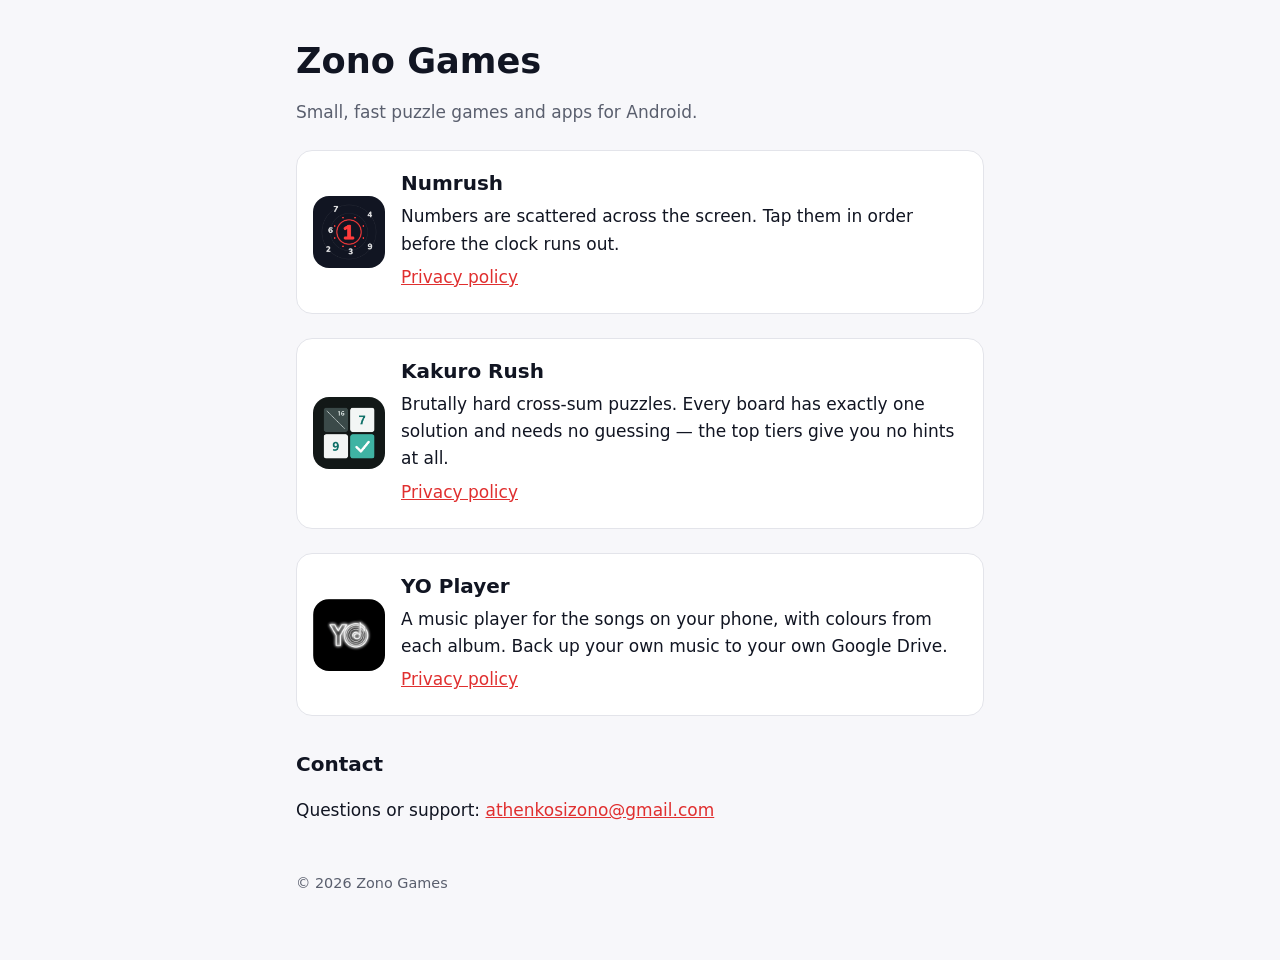
<file: index.html>
<!doctype html>
<html lang="en">
<head>
  <meta charset="utf-8">
  <meta name="viewport" content="width=device-width, initial-scale=1">
  <title>Zono Games</title>
  <meta name="description" content="Small, fast puzzle games and apps for Android by Zono Games.">
  <link rel="stylesheet" href="style.css">
  <link rel="icon" href="numrush/icon.png">
</head>
<body>
<main>
  <h1>Zono Games</h1>
  <p class="muted">Small, fast puzzle games and apps for Android.</p>

  <div class="card">
    <img src="numrush/icon.png" alt="Numrush icon">
    <div>
      <h2>Numrush</h2>
      <p>Numbers are scattered across the screen. Tap them in order before the clock runs out.</p>
      <p><a href="privacy/numrush.html">Privacy policy</a></p>
    </div>
  </div>

  <div class="card">
    <img src="kakuro/icon.png" alt="Kakuro Rush icon">
    <div>
      <h2>Kakuro Rush</h2>
      <p>Brutally hard cross-sum puzzles. Every board has exactly one solution and needs no guessing — the top tiers give you no hints at all.</p>
      <p><a href="privacy/kakuro.html">Privacy policy</a></p>
    </div>
  </div>

  <div class="card">
    <img src="yoplayer/icon.png" alt="YO Player icon">
    <div>
      <h2>YO Player</h2>
      <p>A music player for the songs on your phone, with colours from each album. Back up your own music to your own Google Drive.</p>
      <p><a href="privacy/yoplayer.html">Privacy policy</a></p>
    </div>
  </div>

  <h2>Contact</h2>
  <p>Questions or support: <a href="mailto:athenkosizono@gmail.com">athenkosizono@gmail.com</a></p>

  <footer class="muted">© 2026 Zono Games</footer>
</main>
</body>
</html>
</file>
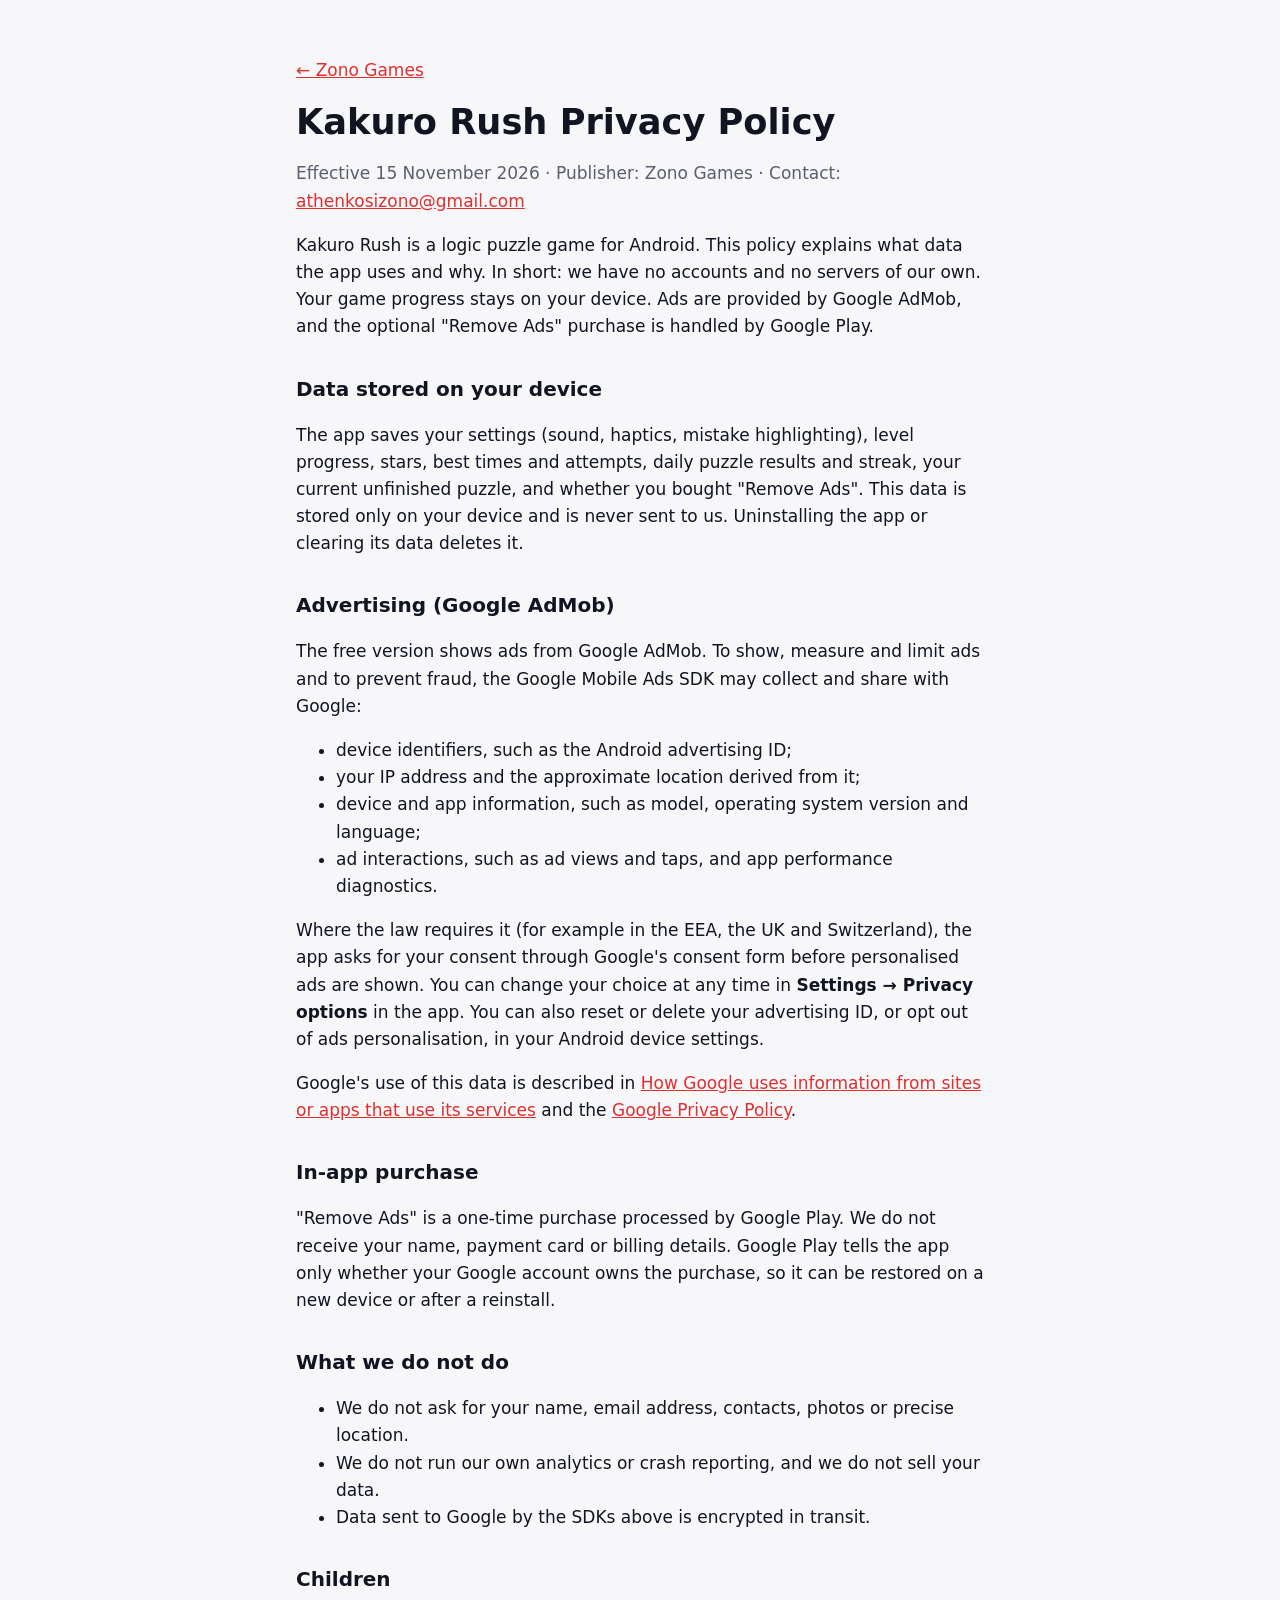
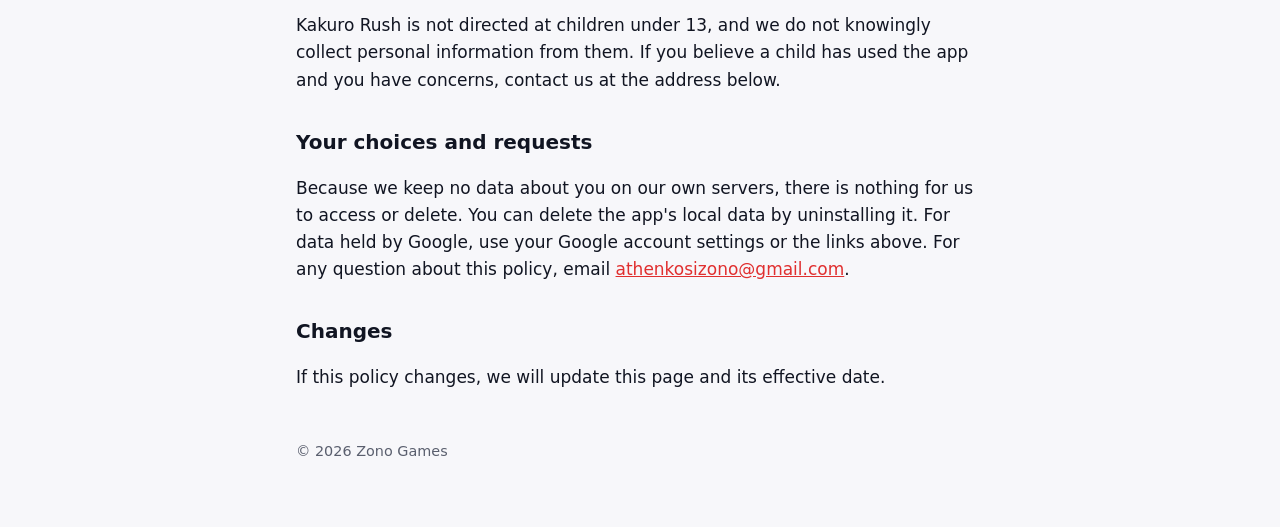
<file: privacy/kakuro.html>
<!doctype html>
<html lang="en">
<head>
  <meta charset="utf-8">
  <meta name="viewport" content="width=device-width, initial-scale=1">
  <title>Kakuro Rush Privacy Policy</title>
  <meta name="description" content="How the Kakuro Rush game handles your data.">
  <link rel="stylesheet" href="../style.css">
  <link rel="icon" href="../kakuro/icon.png">
</head>
<body>
<main>
  <p><a href="../">← Zono Games</a></p>
  <h1>Kakuro Rush Privacy Policy</h1>
  <p class="muted">Effective 15 November 2026 · Publisher: Zono Games · Contact: <a href="mailto:athenkosizono@gmail.com">athenkosizono@gmail.com</a></p>

  <p>Kakuro Rush is a logic puzzle game for Android. This policy explains what data the app uses and why. In short: we have no accounts and no servers of our own. Your game progress stays on your device. Ads are provided by Google AdMob, and the optional "Remove Ads" purchase is handled by Google Play.</p>

  <h2>Data stored on your device</h2>
  <p>The app saves your settings (sound, haptics, mistake highlighting), level progress, stars, best times and attempts, daily puzzle results and streak, your current unfinished puzzle, and whether you bought "Remove Ads". This data is stored only on your device and is never sent to us. Uninstalling the app or clearing its data deletes it.</p>

  <h2>Advertising (Google AdMob)</h2>
  <p>The free version shows ads from Google AdMob. To show, measure and limit ads and to prevent fraud, the Google Mobile Ads SDK may collect and share with Google:</p>
  <ul>
    <li>device identifiers, such as the Android advertising ID;</li>
    <li>your IP address and the approximate location derived from it;</li>
    <li>device and app information, such as model, operating system version and language;</li>
    <li>ad interactions, such as ad views and taps, and app performance diagnostics.</li>
  </ul>
  <p>Where the law requires it (for example in the EEA, the UK and Switzerland), the app asks for your consent through Google's consent form before personalised ads are shown. You can change your choice at any time in <strong>Settings → Privacy options</strong> in the app. You can also reset or delete your advertising ID, or opt out of ads personalisation, in your Android device settings.</p>
  <p>Google's use of this data is described in <a href="https://policies.google.com/technologies/partner-sites">How Google uses information from sites or apps that use its services</a> and the <a href="https://policies.google.com/privacy">Google Privacy Policy</a>.</p>

  <h2>In-app purchase</h2>
  <p>"Remove Ads" is a one-time purchase processed by Google Play. We do not receive your name, payment card or billing details. Google Play tells the app only whether your Google account owns the purchase, so it can be restored on a new device or after a reinstall.</p>

  <h2>What we do not do</h2>
  <ul>
    <li>We do not ask for your name, email address, contacts, photos or precise location.</li>
    <li>We do not run our own analytics or crash reporting, and we do not sell your data.</li>
    <li>Data sent to Google by the SDKs above is encrypted in transit.</li>
  </ul>

  <h2>Children</h2>
  <p>Kakuro Rush is not directed at children under 13, and we do not knowingly collect personal information from them. If you believe a child has used the app and you have concerns, contact us at the address below.</p>

  <h2>Your choices and requests</h2>
  <p>Because we keep no data about you on our own servers, there is nothing for us to access or delete. You can delete the app's local data by uninstalling it. For data held by Google, use your Google account settings or the links above. For any question about this policy, email <a href="mailto:athenkosizono@gmail.com">athenkosizono@gmail.com</a>.</p>

  <h2>Changes</h2>
  <p>If this policy changes, we will update this page and its effective date.</p>

  <footer class="muted">© 2026 Zono Games</footer>
</main>
</body>
</html>
</file>
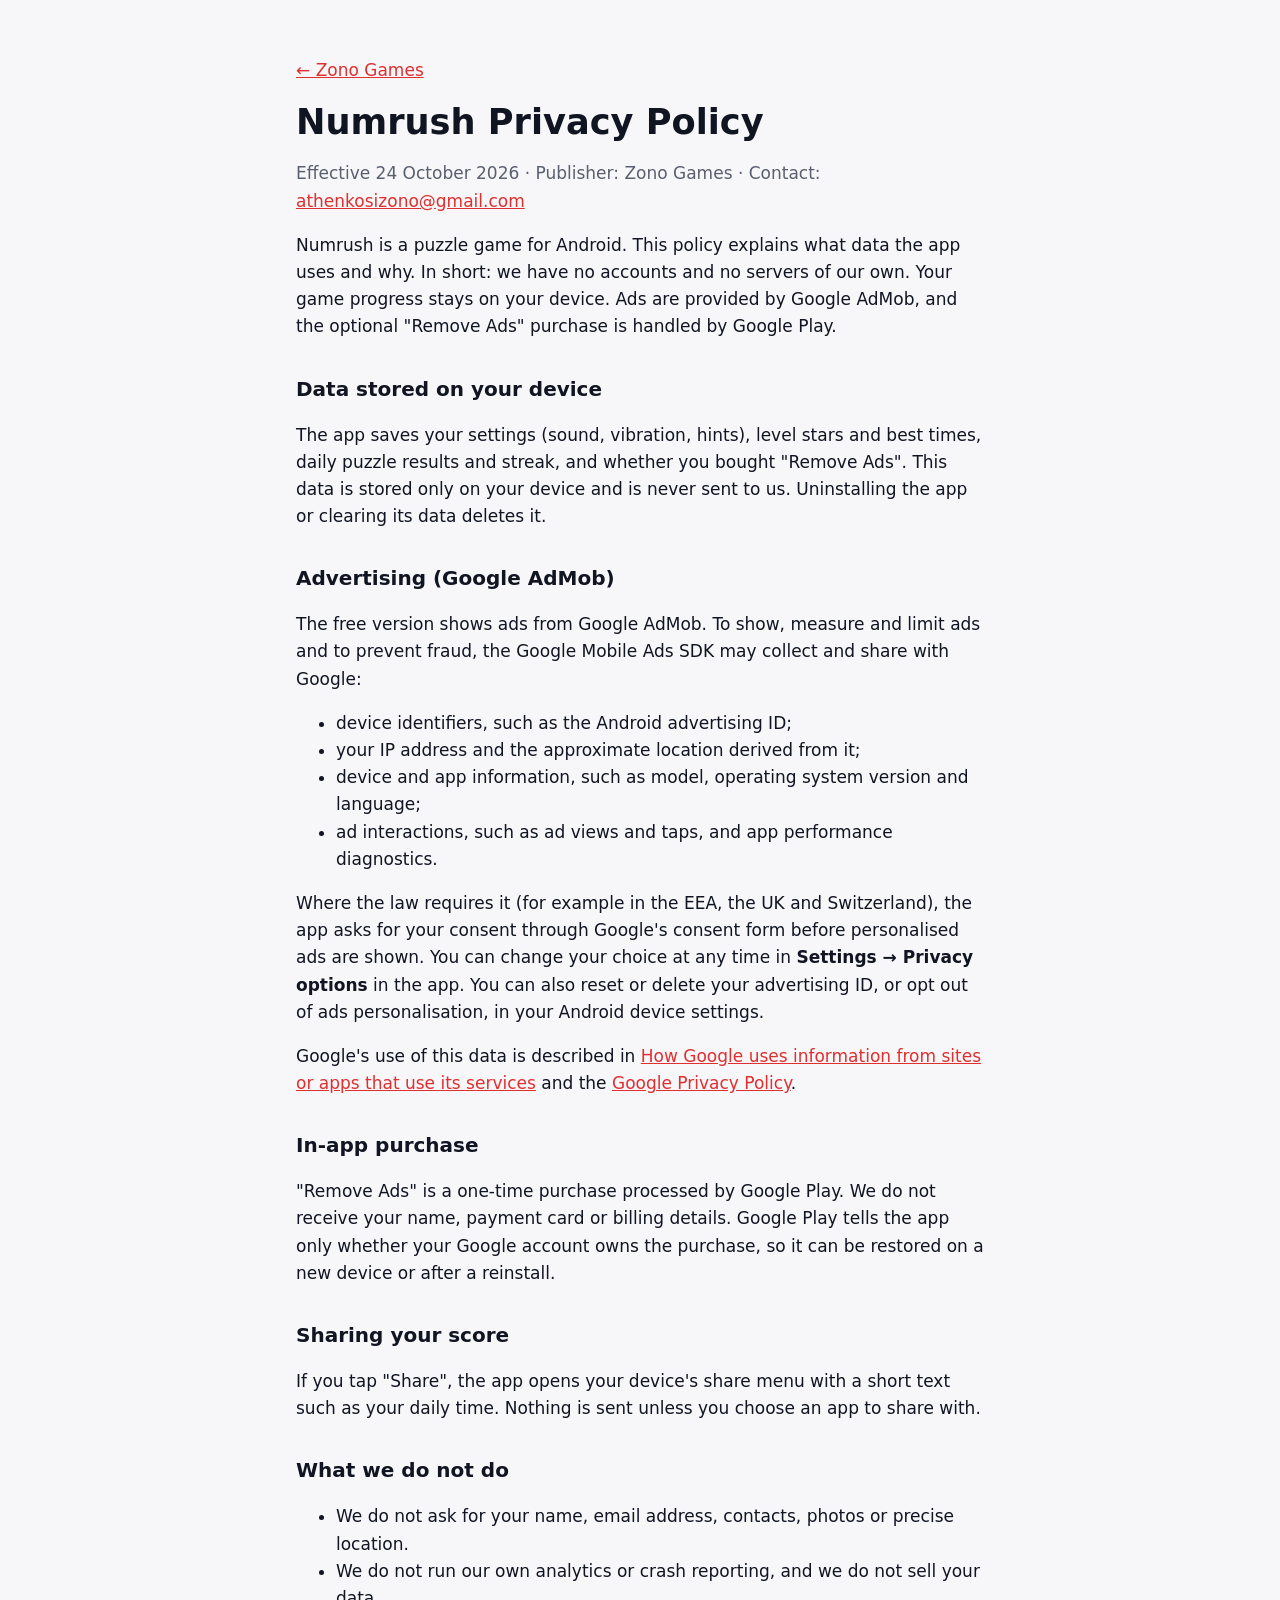
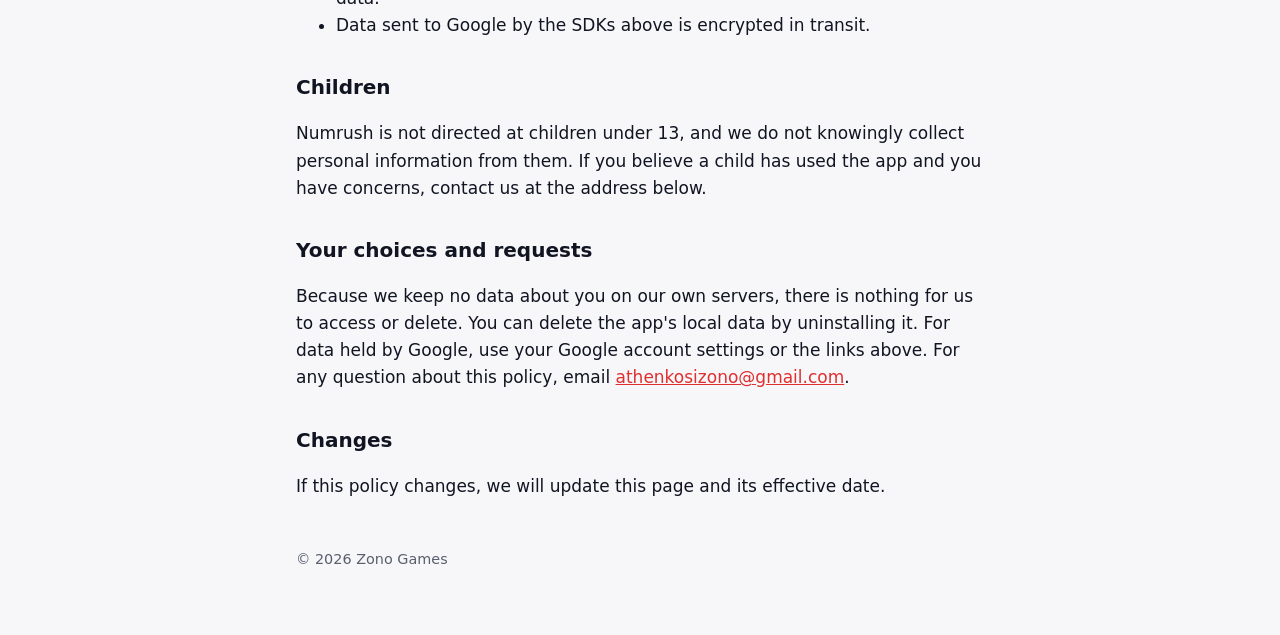
<file: privacy/numrush.html>
<!doctype html>
<html lang="en">
<head>
  <meta charset="utf-8">
  <meta name="viewport" content="width=device-width, initial-scale=1">
  <title>Numrush Privacy Policy</title>
  <meta name="description" content="How the Numrush game handles your data.">
  <link rel="stylesheet" href="../style.css">
  <link rel="icon" href="../numrush/icon.png">
</head>
<body>
<main>
  <p><a href="../">← Zono Games</a></p>
  <h1>Numrush Privacy Policy</h1>
  <p class="muted">Effective 24 October 2026 · Publisher: Zono Games · Contact: <a href="mailto:athenkosizono@gmail.com">athenkosizono@gmail.com</a></p>

  <p>Numrush is a puzzle game for Android. This policy explains what data the app uses and why. In short: we have no accounts and no servers of our own. Your game progress stays on your device. Ads are provided by Google AdMob, and the optional "Remove Ads" purchase is handled by Google Play.</p>

  <h2>Data stored on your device</h2>
  <p>The app saves your settings (sound, vibration, hints), level stars and best times, daily puzzle results and streak, and whether you bought "Remove Ads". This data is stored only on your device and is never sent to us. Uninstalling the app or clearing its data deletes it.</p>

  <h2>Advertising (Google AdMob)</h2>
  <p>The free version shows ads from Google AdMob. To show, measure and limit ads and to prevent fraud, the Google Mobile Ads SDK may collect and share with Google:</p>
  <ul>
    <li>device identifiers, such as the Android advertising ID;</li>
    <li>your IP address and the approximate location derived from it;</li>
    <li>device and app information, such as model, operating system version and language;</li>
    <li>ad interactions, such as ad views and taps, and app performance diagnostics.</li>
  </ul>
  <p>Where the law requires it (for example in the EEA, the UK and Switzerland), the app asks for your consent through Google's consent form before personalised ads are shown. You can change your choice at any time in <strong>Settings → Privacy options</strong> in the app. You can also reset or delete your advertising ID, or opt out of ads personalisation, in your Android device settings.</p>
  <p>Google's use of this data is described in <a href="https://policies.google.com/technologies/partner-sites">How Google uses information from sites or apps that use its services</a> and the <a href="https://policies.google.com/privacy">Google Privacy Policy</a>.</p>

  <h2>In-app purchase</h2>
  <p>"Remove Ads" is a one-time purchase processed by Google Play. We do not receive your name, payment card or billing details. Google Play tells the app only whether your Google account owns the purchase, so it can be restored on a new device or after a reinstall.</p>

  <h2>Sharing your score</h2>
  <p>If you tap "Share", the app opens your device's share menu with a short text such as your daily time. Nothing is sent unless you choose an app to share with.</p>

  <h2>What we do not do</h2>
  <ul>
    <li>We do not ask for your name, email address, contacts, photos or precise location.</li>
    <li>We do not run our own analytics or crash reporting, and we do not sell your data.</li>
    <li>Data sent to Google by the SDKs above is encrypted in transit.</li>
  </ul>

  <h2>Children</h2>
  <p>Numrush is not directed at children under 13, and we do not knowingly collect personal information from them. If you believe a child has used the app and you have concerns, contact us at the address below.</p>

  <h2>Your choices and requests</h2>
  <p>Because we keep no data about you on our own servers, there is nothing for us to access or delete. You can delete the app's local data by uninstalling it. For data held by Google, use your Google account settings or the links above. For any question about this policy, email <a href="mailto:athenkosizono@gmail.com">athenkosizono@gmail.com</a>.</p>

  <h2>Changes</h2>
  <p>If this policy changes, we will update this page and its effective date.</p>

  <footer class="muted">© 2026 Zono Games</footer>
</main>
</body>
</html>
</file>
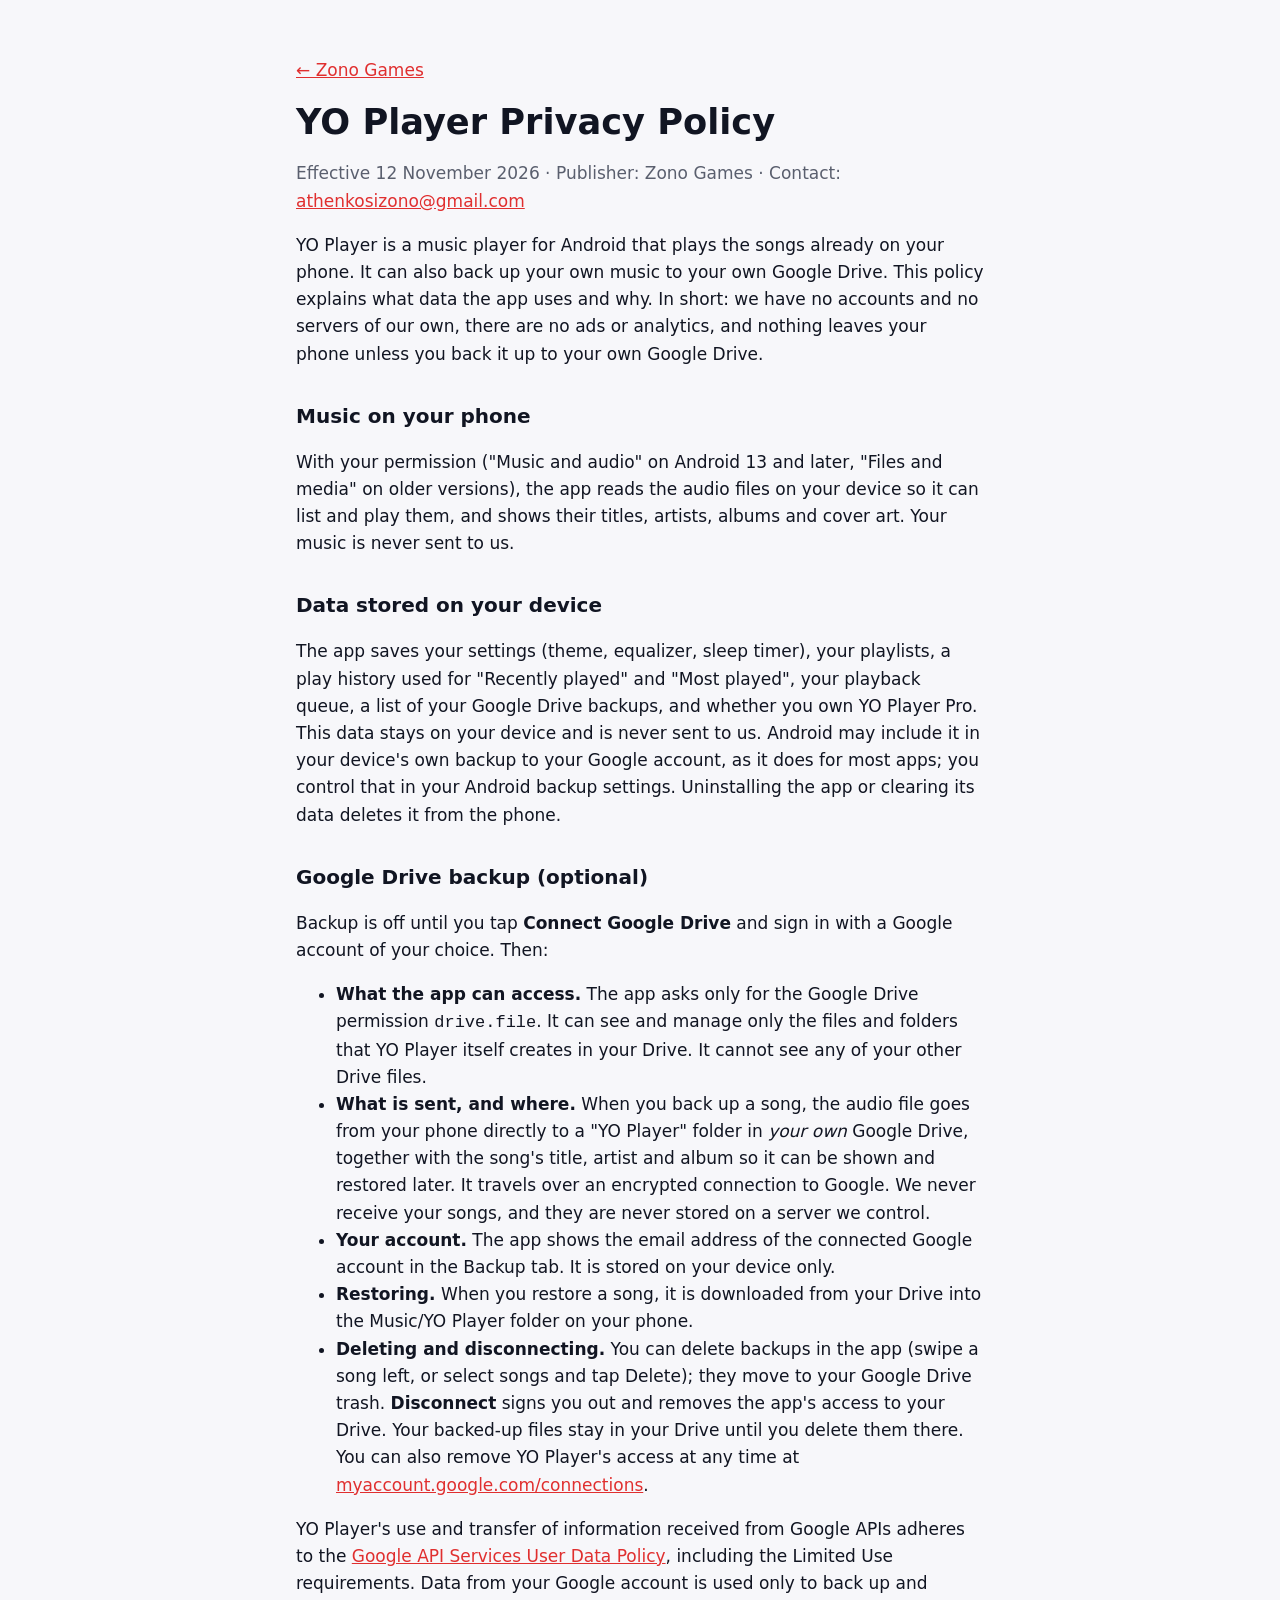
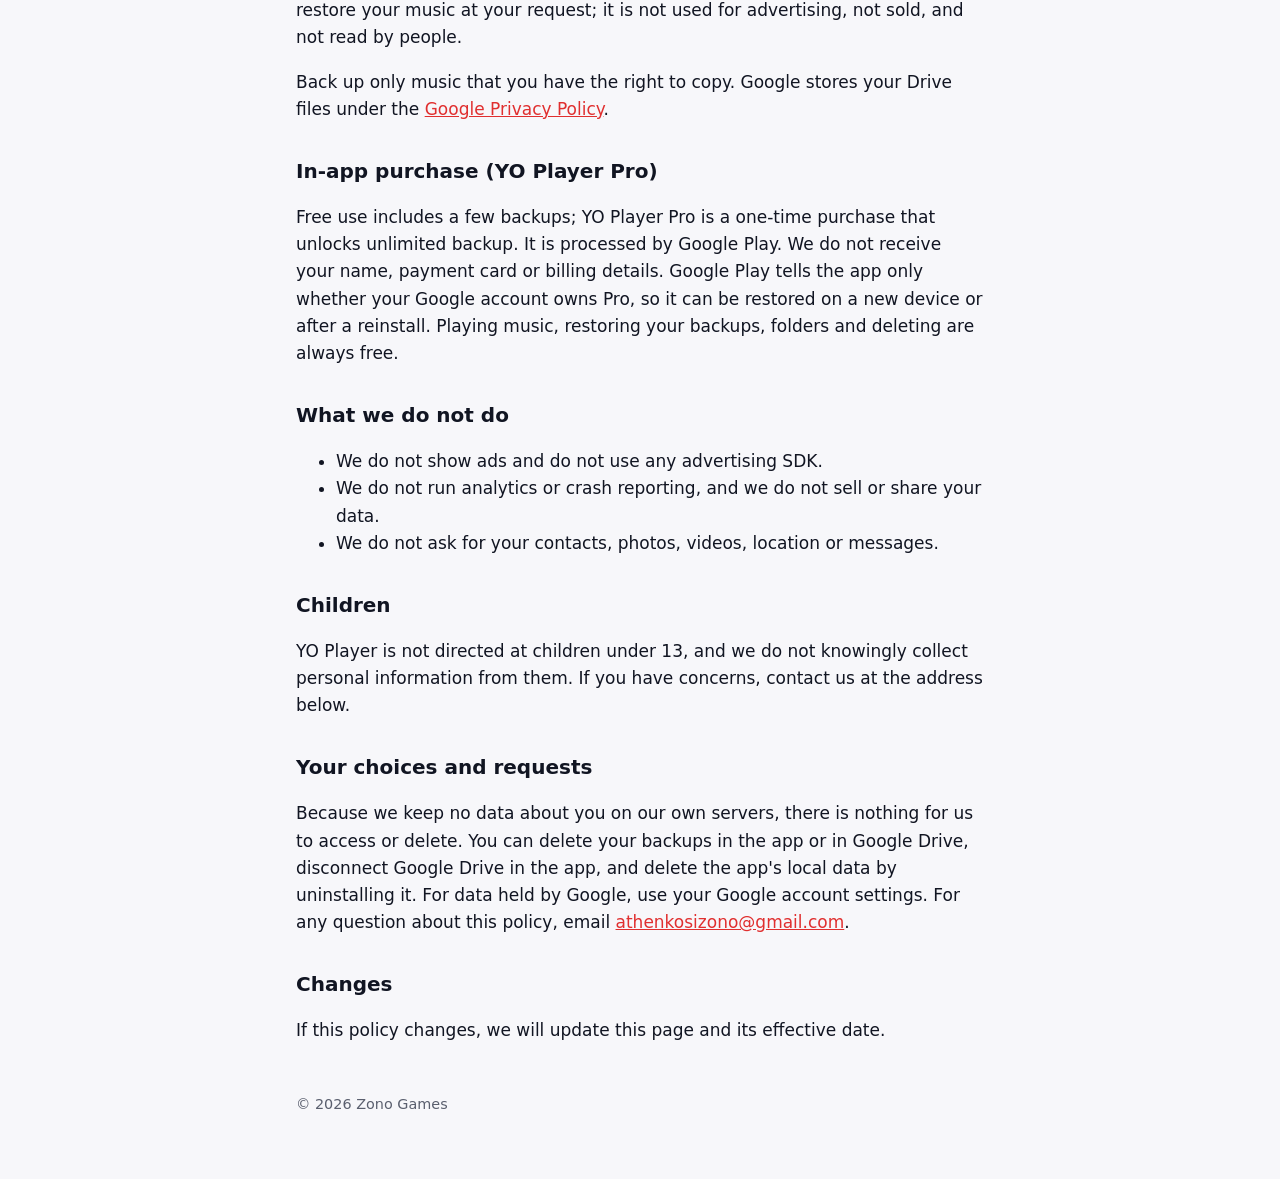
<file: privacy/yoplayer.html>
<!doctype html>
<html lang="en">
<head>
  <meta charset="utf-8">
  <meta name="viewport" content="width=device-width, initial-scale=1">
  <title>YO Player Privacy Policy</title>
  <meta name="description" content="How the YO Player music app handles your data.">
  <link rel="stylesheet" href="../style.css">
  <link rel="icon" href="../yoplayer/icon.png">
</head>
<body>
<main>
  <p><a href="../">← Zono Games</a></p>
  <h1>YO Player Privacy Policy</h1>
  <p class="muted">Effective 12 November 2026 · Publisher: Zono Games · Contact: <a href="mailto:athenkosizono@gmail.com">athenkosizono@gmail.com</a></p>

  <p>YO Player is a music player for Android that plays the songs already on your phone. It can also back up your own music to your own Google Drive. This policy explains what data the app uses and why. In short: we have no accounts and no servers of our own, there are no ads or analytics, and nothing leaves your phone unless you back it up to your own Google Drive.</p>

  <h2>Music on your phone</h2>
  <p>With your permission ("Music and audio" on Android 13 and later, "Files and media" on older versions), the app reads the audio files on your device so it can list and play them, and shows their titles, artists, albums and cover art. Your music is never sent to us.</p>

  <h2>Data stored on your device</h2>
  <p>The app saves your settings (theme, equalizer, sleep timer), your playlists, a play history used for "Recently played" and "Most played", your playback queue, a list of your Google Drive backups, and whether you own YO Player Pro. This data stays on your device and is never sent to us. Android may include it in your device's own backup to your Google account, as it does for most apps; you control that in your Android backup settings. Uninstalling the app or clearing its data deletes it from the phone.</p>

  <h2>Google Drive backup (optional)</h2>
  <p>Backup is off until you tap <strong>Connect Google Drive</strong> and sign in with a Google account of your choice. Then:</p>
  <ul>
    <li><strong>What the app can access.</strong> The app asks only for the Google Drive permission <code>drive.file</code>. It can see and manage only the files and folders that YO Player itself creates in your Drive. It cannot see any of your other Drive files.</li>
    <li><strong>What is sent, and where.</strong> When you back up a song, the audio file goes from your phone directly to a "YO Player" folder in <em>your own</em> Google Drive, together with the song's title, artist and album so it can be shown and restored later. It travels over an encrypted connection to Google. We never receive your songs, and they are never stored on a server we control.</li>
    <li><strong>Your account.</strong> The app shows the email address of the connected Google account in the Backup tab. It is stored on your device only.</li>
    <li><strong>Restoring.</strong> When you restore a song, it is downloaded from your Drive into the Music/YO Player folder on your phone.</li>
    <li><strong>Deleting and disconnecting.</strong> You can delete backups in the app (swipe a song left, or select songs and tap Delete); they move to your Google Drive trash. <strong>Disconnect</strong> signs you out and removes the app's access to your Drive. Your backed-up files stay in your Drive until you delete them there. You can also remove YO Player's access at any time at <a href="https://myaccount.google.com/connections">myaccount.google.com/connections</a>.</li>
  </ul>
  <p>YO Player's use and transfer of information received from Google APIs adheres to the <a href="https://developers.google.com/terms/api-services-user-data-policy">Google API Services User Data Policy</a>, including the Limited Use requirements. Data from your Google account is used only to back up and restore your music at your request; it is not used for advertising, not sold, and not read by people.</p>
  <p>Back up only music that you have the right to copy. Google stores your Drive files under the <a href="https://policies.google.com/privacy">Google Privacy Policy</a>.</p>

  <h2>In-app purchase (YO Player Pro)</h2>
  <p>Free use includes a few backups; YO Player Pro is a one-time purchase that unlocks unlimited backup. It is processed by Google Play. We do not receive your name, payment card or billing details. Google Play tells the app only whether your Google account owns Pro, so it can be restored on a new device or after a reinstall. Playing music, restoring your backups, folders and deleting are always free.</p>

  <h2>What we do not do</h2>
  <ul>
    <li>We do not show ads and do not use any advertising SDK.</li>
    <li>We do not run analytics or crash reporting, and we do not sell or share your data.</li>
    <li>We do not ask for your contacts, photos, videos, location or messages.</li>
  </ul>

  <h2>Children</h2>
  <p>YO Player is not directed at children under 13, and we do not knowingly collect personal information from them. If you have concerns, contact us at the address below.</p>

  <h2>Your choices and requests</h2>
  <p>Because we keep no data about you on our own servers, there is nothing for us to access or delete. You can delete your backups in the app or in Google Drive, disconnect Google Drive in the app, and delete the app's local data by uninstalling it. For data held by Google, use your Google account settings. For any question about this policy, email <a href="mailto:athenkosizono@gmail.com">athenkosizono@gmail.com</a>.</p>

  <h2>Changes</h2>
  <p>If this policy changes, we will update this page and its effective date.</p>

  <footer class="muted">© 2026 Zono Games</footer>
</main>
</body>
</html>
</file>
<file: style.css>
:root {
  --bg: #f7f7fa;
  --fg: #111522;
  --muted: #5a5f6e;
  --card: #ffffff;
  --line: #e3e4ea;
  --accent: #e02f2f;
}
@media (prefers-color-scheme: dark) {
  :root {
    --bg: #111522;
    --fg: #f2f3f7;
    --muted: #a3a8b8;
    --card: #1a1f2e;
    --line: #2a3042;
    --accent: #ff4d4d;
  }
}
* { box-sizing: border-box; }
body {
  margin: 0;
  background: var(--bg);
  color: var(--fg);
  font: 17px/1.6 system-ui, -apple-system, "Segoe UI", Roboto, sans-serif;
}
main { max-width: 720px; margin: 0 auto; padding: 40px 16px 64px; }
h1 { font-size: 2.2rem; line-height: 1.2; margin: 0 0 8px; }
h2 { font-size: 1.25rem; margin: 32px 0 8px; }
p, li { color: var(--fg); }
.muted { color: var(--muted); }
a { color: var(--accent); }
.card {
  display: flex;
  gap: 16px;
  align-items: center;
  background: var(--card);
  border: 1px solid var(--line);
  border-radius: 16px;
  padding: 16px;
  margin: 24px 0;
}
.card img { width: 72px; height: 72px; border-radius: 16px; flex: none; }
.card h2 { margin: 0 0 4px; }
.card p { margin: 0 0 6px; }
footer { margin-top: 48px; font-size: 0.9rem; }
</file>
